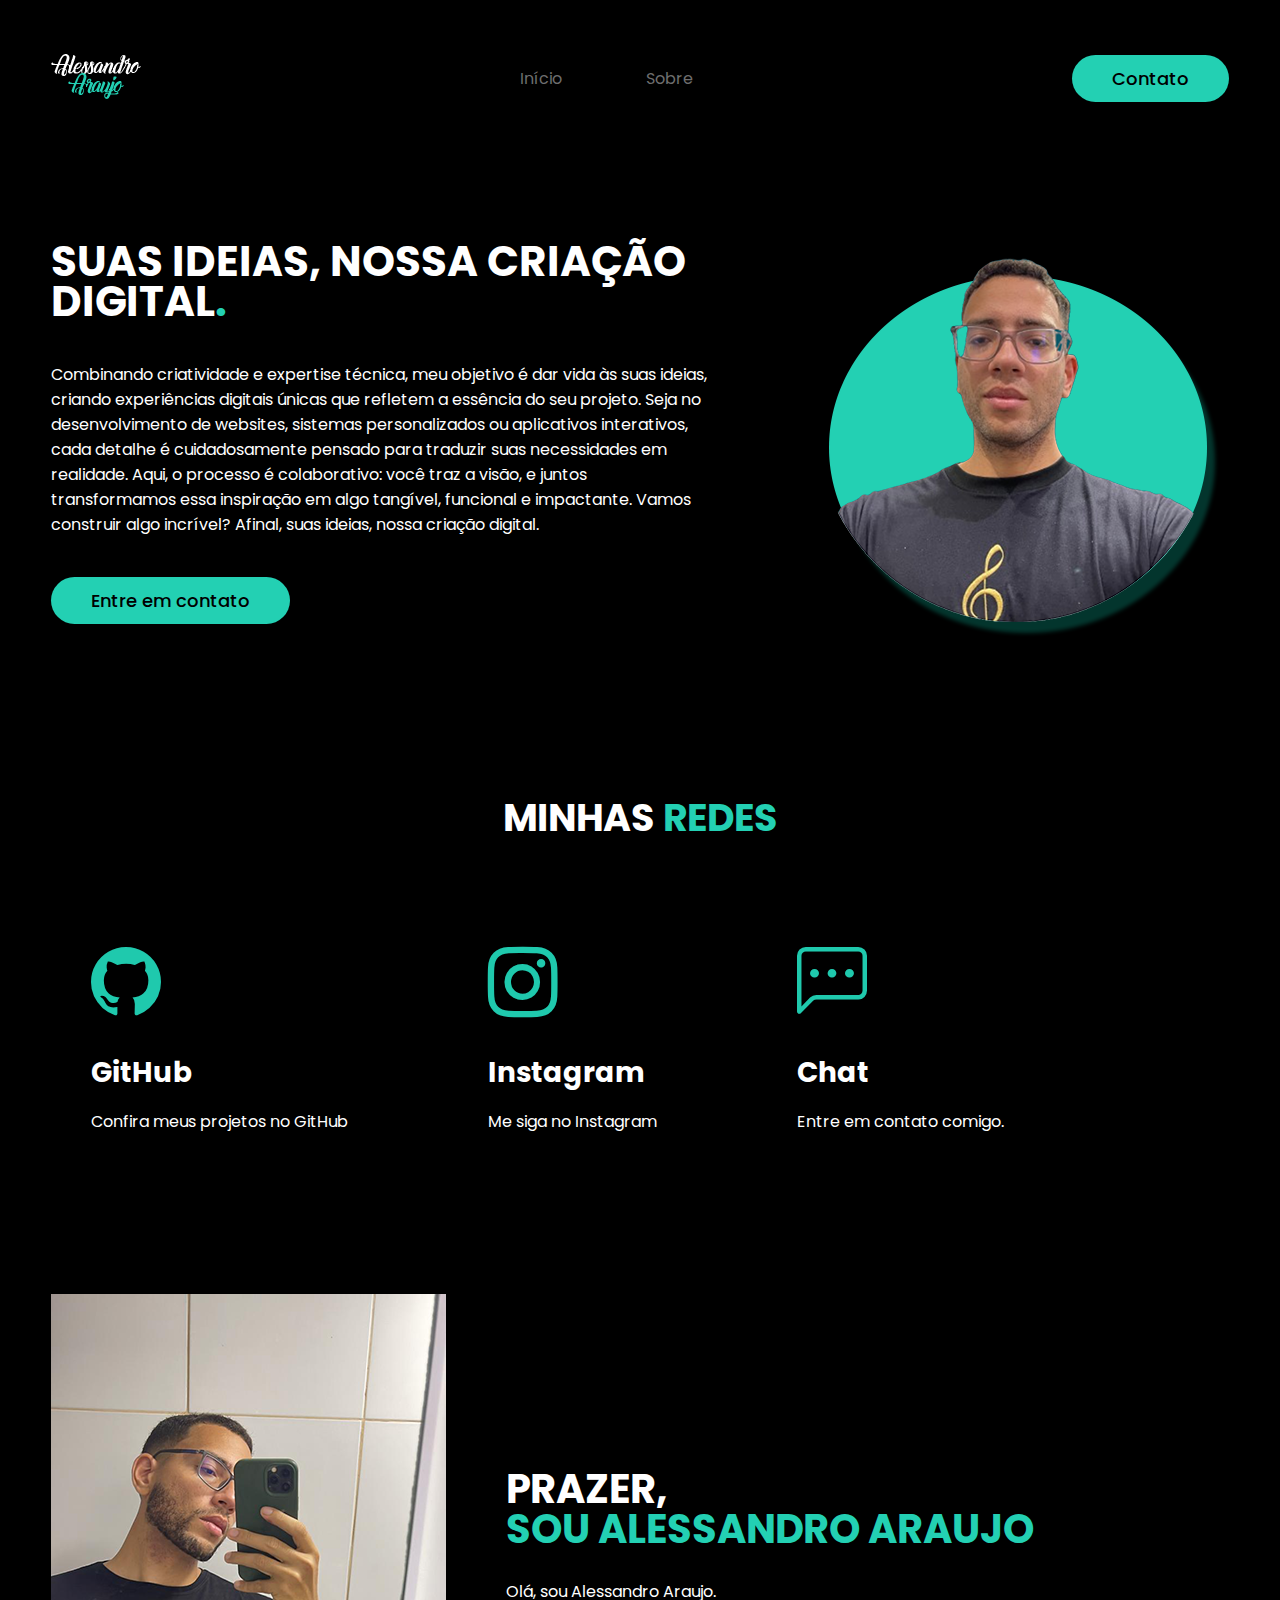
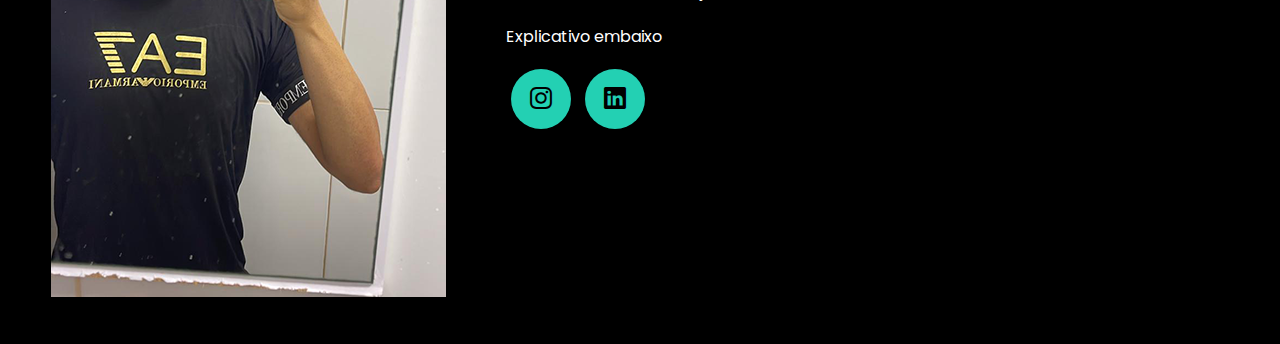
<file: index.html>
<!DOCTYPE html>
<html lang="pt-br">
<head>
    <meta charset="UTF-8">
    <meta name="viewport" content="width=device-width, initial-scale=1.0">
    <link rel="preconnect" href="https://fonts.googleapis.com">
<link rel="preconnect" href="https://fonts.gstatic.com" crossorigin>
<link href="https://fonts.googleapis.com/css2?family=Poppins:ital,wght@0,100;0,200;0,300;0,400;0,500;0,600;0,700;0,800;0,900;1,100;1,200;1,300;1,400;1,500;1,600;1,700;1,800;1,900&display=swap" rel="stylesheet">
<link rel="stylesheet" href="https://cdn.jsdelivr.net/npm/bootstrap-icons@1.11.3/font/bootstrap-icons.min.css">
<title>Alessandro Araujo - Dev</title>
<link rel="stylesheet" href="style.css">
</head>
<body>

    <header>
        <div class="interface">
<div class="logo">
<a href="#>">
    <img src="images/logo3.png" alt="Logo">
</a>
</div><!--logo-->

    <nav class="menu-desktop">
<ul>
<li><a href="#">Início</li></a>
<li><a href="#">Sobre</li></a>
</ul>
    </nav>

<div class="Ale-contato">
<a href="#">
<button>Contato</button>
</a>
</div><!--contato-->
        </div><!--interface-->
    </header>

<main>
    <section class="topo-do-site">
<div class="interface">
<div class="flex">
<div class="txt-topo-site">
<h1>SUAS IDEIAS, NOSSA CRIAÇÃO DIGITAL<span>.</span></h1>
<p>Combinando criatividade e expertise técnica, meu objetivo é dar vida às suas ideias, criando experiências digitais únicas que refletem a essência do seu projeto. Seja no desenvolvimento de websites, sistemas personalizados ou aplicativos interativos, cada detalhe é cuidadosamente pensado para traduzir suas necessidades em realidade.
    Aqui, o processo é colaborativo: você traz a visão, e juntos transformamos essa inspiração em algo tangível, funcional e impactante.
    Vamos construir algo incrível? Afinal, suas ideias, nossa criação digital.</p>

    <div class="Ale-contato">
        <a href="#"></a>
        <button>Entre em contato</button>
    </div>
    
</div><!--toposite-->

<div class="img-topo-site">
    <img src="images/Minhafotofundo.png" alt="Eu">

</div><!--topodositeimagem-->

</div><!--flex-->
</div><!--interface2-->
    </section><!--topodosite-->

<section class="especialidades">
<div class="interface">
    <h2 class="titulo">MINHAS <span>REDES</span></h2>
<div class="flex">
<div class="especialidades-box">
    <i class="bi bi-github"></i>
    <h3>GitHub</h3>
    <p>Confira meus projetos no GitHub</p>
</div><!--especialidades-box-->
<div class="especialidades-box">
    <i class="bi bi-instagram"></i>
    <h3>Instagram</h3>
    <p>Me siga no Instagram</p>
</div><!--especialidades-box-->
<div class="especialidades-box">
    <i class="bi bi-chat-left-dots"></i>
    <h3>Chat</h3>
    <p>Entre em contato comigo.</p>
</div><!--especialidades-box-->
</div><!-- flex-->
</div><!-- interface-->

</section><!--especialidades-->

<section class="sobre">
<div class="interface">
<div class="flex">
    <div class="img-sobre">
        <img src="images/foto.png" alt="">

    </div><!--img-sobre-->
    <div class="txt-sobre">
<h2>PRAZER, <span>SOU ALESSANDRO ARAUJO</span></h2>
<p>Olá, sou Alessandro Araujo.</p>
<p> Explicativo embaixo</p>
<div class="ale-social">
<a href="#"><button><i class="bi bi-instagram"></i></button></a>
<a href="#"><button><i class="bi bi-linkedin"></i></button></a>
</div><!--social-->

    </div><!--sobre-->
</div><!--flex-->

</div><!--interface-->

</section><!--sobre-->


</main>



    
</body>
</html>
</file>
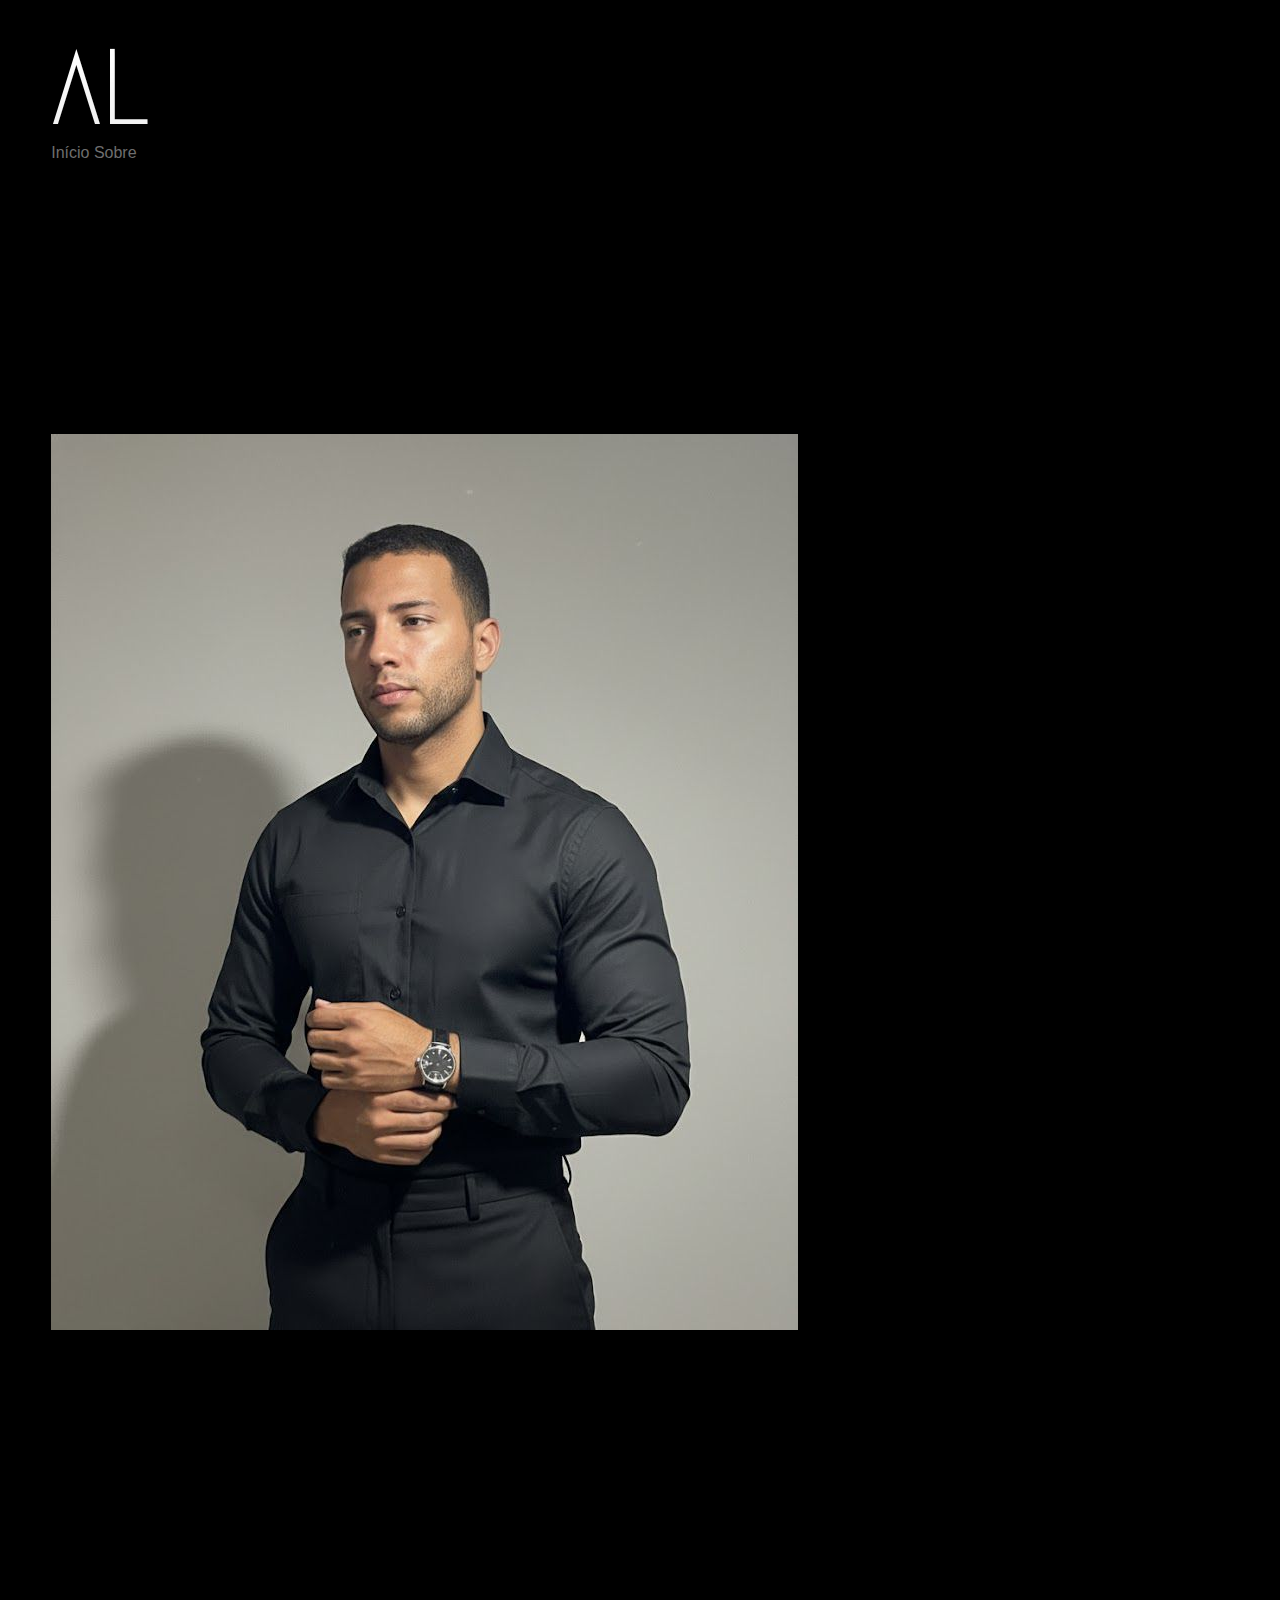
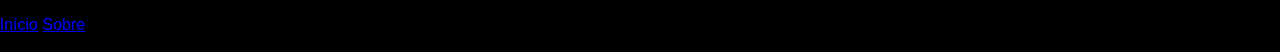
<file: sobre.html>
<!DOCTYPE html>
<html lang="pt-br">
<head>
    <meta charset="UTF-8">
    <meta name="viewport" content="width=device-width, initial-scale=1.0">
    <title>Sobre mim</title>
    <link rel="stylesheet" href="style.css">
    <!-- Link para Bootstrap Icons no head -->
<link rel="stylesheet" href="https://cdn.jsdelivr.net/npm/bootstrap-icons@1.10.5/font/bootstrap-icons.css">

</head>

<body>

<header>
    <img src="logo.png" class="logo" alt="Logo">
    <nav>
        <a href="index.html">Início</a>
        <a href="sobre.html" class="active">Sobre</a>
    </nav>
</header>

<section class="sobre">

    <div>
        <h2>Sobre mim</h2>
        <p>
            Sou estudante de Engenharia de Software (3° período - UNIASSELVI, Belford-Roxo) e busco oportunidades para aplicar e desenvolver meus conhecimentos em tecnologia, programação e resolução de problemas.
        </p>

        <h2>Experiência Profissional</h2>
        <p>
            Trabalhei na Sodexo FM como Jovem Aprendiz Administrativo (Nov 2021 – Mar 2023) e na Mega Rio como Auxiliar de Logística (Fev 2024 – Ago 2024). Tenho experiência com organização, processos e resolução de problemas.
        </p>

        <h2>Cursos e Habilidades</h2>
        <p>
            Possuo cursos de Pacote Office Completo e Montagem e Manutenção de Computadores. Sou movido por resultados, curioso, analítico e sempre busco soluções funcionais e eficientes. CNH: A e B.
        </p>
    </div>

    <img src="minhafoto.jpg" class="sobre-img" alt="Foto Sobre">
</section>

<section class="redes">
    <h2>MINHAS <span>REDES</span></h2>
    <div class="cards-container">
        <div class="card">
           <div class="card-icon bi bi-github"></div>
            <h3>GitHub</h3>
            <p>Confira meus projetos no GitHub</p>
        </div>

        <div class="card">
            <div class="card-icon bi bi-instagram"></div>
            <h3>Instagram</h3>
            <p>Me siga no Instagram</p>
        </div>

        <div class="card">
            <div class="card-icon bi bi-chat-left-dots"></div>
            <h3>Chat</h3>
            <p>Entre em contato comigo</p>
        </div>
    </div>
</section>


<footer class="footer">
    <div class="footer-container">
        <h3>Alessandro • Portfólio</h3>

        <p>Transformando ideias em tecnologia.</p>

        <div class="footer-links">
            <a href="index.html">Início</a>
            <a href="sobre.html">Sobre</a>
        </div>

        <p class="copy">© 2025 • Todos os direitos reservados.</p>
    </div>
</footer>


</body>
</html>
</file>
<file: style.css>
/*Estilo Geral */
* {
    margin: 0;
    padding: 0;
    box-sizing: border-box;
    font-family: 'Poppins', sans-serif;
}

body {
    background-color: #000;
    height: 100vh;
}

.interface {
    max-width: 1280px;
    margin: 0 auto;
}

.flex {
    display: flex;
}

.Ale-contato button {
    padding: 10px 40px;
    font-size: 18px;
    font-weight: 500;
    background: #23d0b3;
    border: 0;
    border-radius: 30px;
    cursor: pointer;
    transition: 2s;
}

h2.titulo {
    color: #fff;
    font-size: 38px;
    text-align: center;
}

h2.titulo span {
    color: #23d0b3;
}

button:hover {
    box-shadow: 0px 0px 8px #00bb06ca;
    transform: scale(1.05);
}


/* Estilo do cabeçalho */

header {
    padding: 40px 4%;
}

header>.interface {
    display: flex;
    align-items: center;
    justify-content: space-between;
}

header a {
    color: #6e6e6e;
    text-decoration: none;
    display: inline-block;
    transition: .2s;

}

header a:hover {
    color: #fff;
    transform: scale(1.05);

}

header nav ul {
    list-style-type: none;
}

header nav ul li {
    display: inline-block;
    padding: 0 40px;
}


/* ESTILO DO TOPO DO SITE */

section.topo-do-site {
    padding: 40px 4%;
}

section.topo-do-site .flex {
    align-items: center;
    justify-content: center;
    gap: 90px;
}

.topo-do-site h1 {
    color: #fff;
    font-size: 42px;
    line-height: 40px;
}

.topo-do-site .txt-topo-site h1 span {
    color: #23d0b3;

}

.topo-do-site .txt-topo-site p {
    color: #fff;
    margin: 40px 0;

}

.topo-do-site .img-topo-site img {
    position: relative;
    animation: flutuar 2s ease-in-out infinite alternate;
}


@keyframes flutuar {
    0% {
        top: 0;
    }

    100% {
        top: 30px;
    }
}

/* ESTILO DAS ESPECIALIDADES */

section.especialidades {
    padding: 80px 4%;
}

section.especialidades .flex {
    gap: 60px;
}

.especialidades .especialidades-box {
    color: #fff;
    padding: 40px;
    border-radius: 20px;
    margin-top: 45px;
    transition: .2s;
}

.especialidades .especialidades-box:hover {
    transform: scale(1.05);
    box-shadow: 0 0 15px #ffffff7f;
}

.especialidades .especialidades-box i {
    font-size: 70px;
    color: #1fc9ad;
}

.especialidades .especialidades-box h3 {
    font-size: 28px;
    margin: 15px 0;
}

/* ESTILO SOBRE */
section.sobre {
    padding: 40px 4%;
}

section.sobre .flex {
    align-items: center;
    gap: 60px;
}

.sobre .txt-sobre {
    color: #fff;
}

.sobre .txt-sobre h2 {
    font-size: 40px;
    line-height: 40px;
    margin-bottom: 30px;
}

.sobre .txt-sobre h2 span {
    color: #23d0b3;
    display: block;
}

.sobre .txt-sobre p {
    margin: 20px 0;
    text-align: justify;
}

.sobre .txt-sobre .ale-social button {
    width: 60px;
    height: 60px;
    border-radius: 50%;
    border: none;
    background-color: #23d0b3;
    font-size: 22px;
    cursor: pointer;
    margin: 0 5px;
    transition: 0.2s;
}

@media screen and (max-width: 1020px) {

    /* CLASSES GERAIS */
    .flex {
        flex-direction: column-reverse;
    }

    h2.titulo {
        font-size: 34px;
        line-height: 30px;
    }

    /* CABEÇALHO */
    .menu-desktop,
    .ale-contato {
        display: none;
    }

    /* TOPO DO SITE */

    section.topo-do-site .flex {
        gap: 40px;
    }


    section.topo-do-site {
        padding: 20px 8%;
    }

    .topo-do-site h1 {
        font-size: 30px;
        line-height: 40px;
    }

    .topo-do-site .img-topo-site img {
        width: 100%;
    }

/* Especialidades */
section.especialidades {
    padding: 40px 4%;
}

/*sobre */
section.sobre{
    padding: 80px 8%;
}

.sobre .txt-sobre h2{
    font-size: 34px;
    line-height: 35px;
    text-align: center;
}

.Ale-contato{
    text-align: center;
}


.img-sobre img{
    width: 100%;
}

}
</file>
